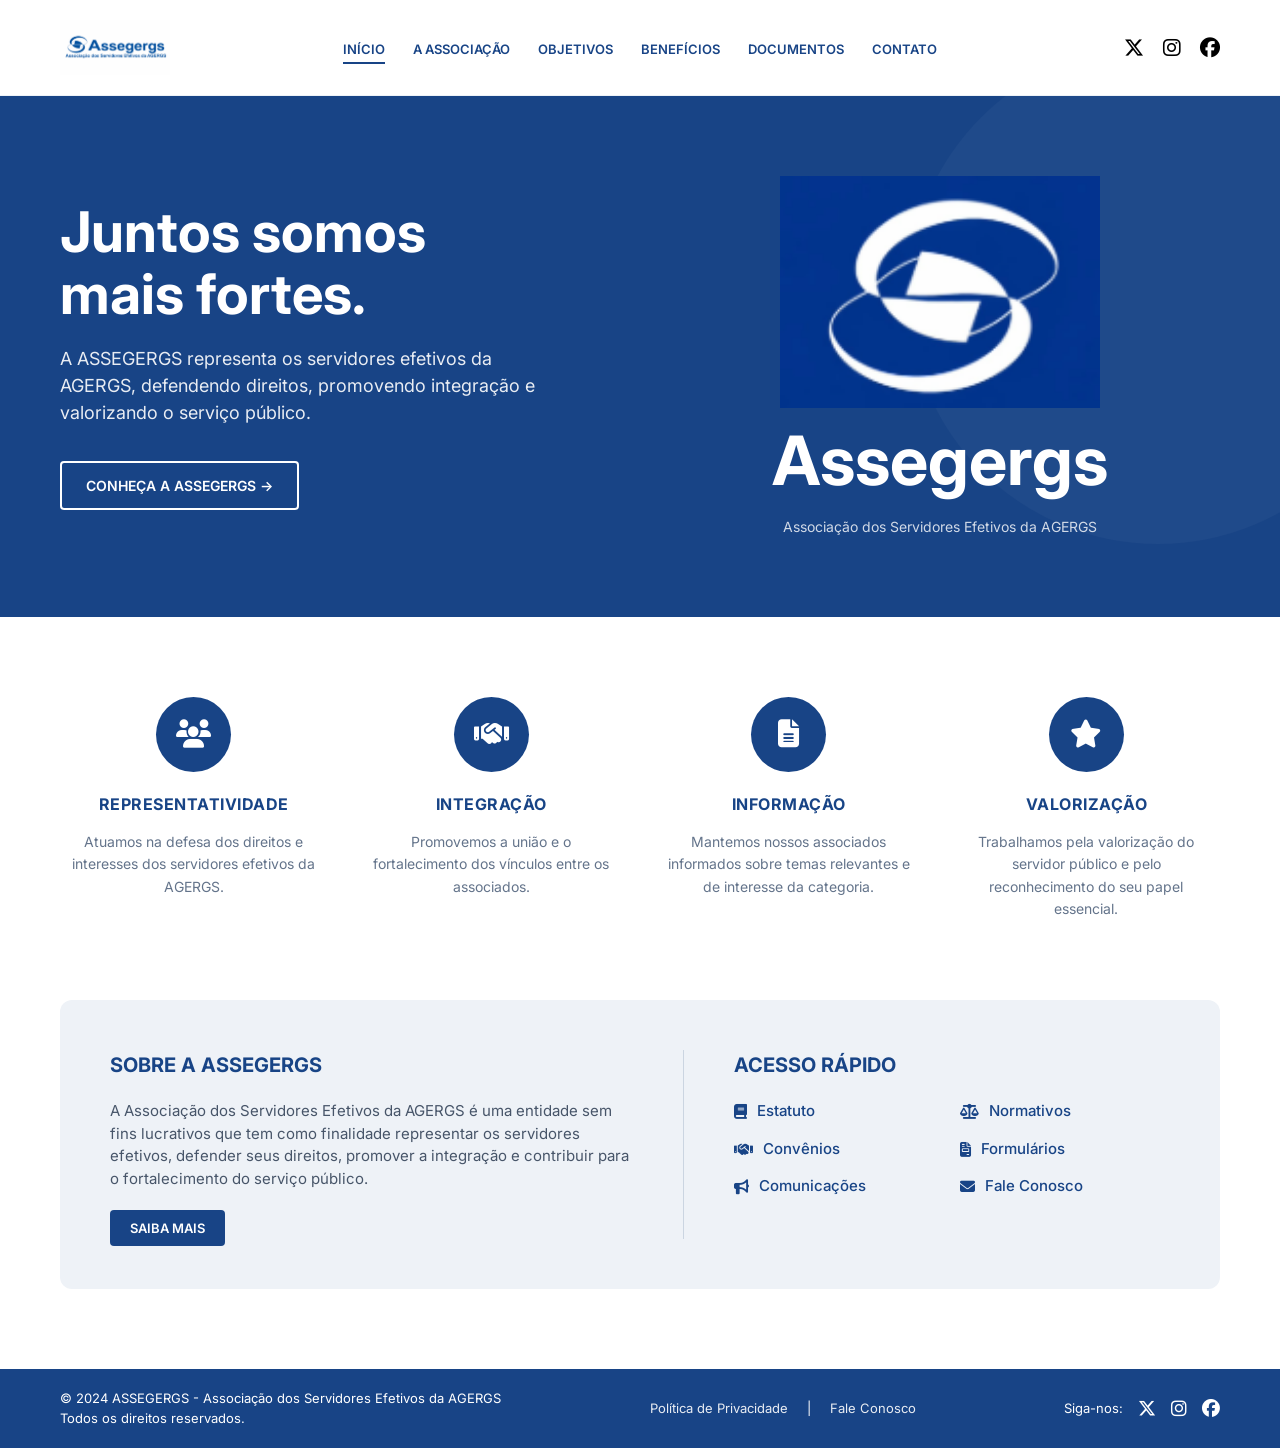
<file: index.html>
<!DOCTYPE html>
<html lang="pt-BR">
<head>
  <meta charset="UTF-8">
  <title>ASSEGERGS - Associação dos Servidores</title>
  <meta name="viewport" content="width=device-width, initial-scale=1.0">
  <link href="https://fonts.googleapis.com/css2?family=Inter:wght@300;400;600;700&display=swap" rel="stylesheet">
  <link rel="stylesheet" href="https://cdnjs.cloudflare.com/ajax/libs/font-awesome/6.5.0/css/all.min.css">

  <style>
    :root {
      /* Azul sólido extraído da imagem para um encaixe perfeito */
      --azul-primario: #184486; 
      --cinza-fundo: #f8fafc;
      --cinza-card: #eef2f7;
      --texto-escuro: #334155;
    }

    * { margin: 0; padding: 0; box-sizing: border-box; }

    body {
      font-family: 'Inter', sans-serif;
      background: #ffffff;
      color: var(--texto-escuro);
      line-height: 1.5;
    }

    .container {
      max-width: 1200px;
      margin: 0 auto;
      padding: 0 20px;
    }

    /* HEADER */
    header {
      padding: 20px 0;
      border-bottom: 1px solid #edf2f7;
    }

    .header-content {
      display: flex;
      justify-content: space-between;
      align-items: center;
    }

    .logo-header { height: 55px; }

    nav a {
      margin: 0 12px;
      text-decoration: none;
      color: var(--azul-primario);
      font-weight: 600;
      font-size: 13px;
      text-transform: uppercase;
    }

    .nav-active { border-bottom: 2px solid var(--azul-primario); padding-bottom: 5px; }

    .header-social a {
      margin-left: 15px;
      color: #000;
      font-size: 20px;
      transition: opacity 0.2s;
    }
    
    .header-social a:hover { opacity: 0.7; }

    /* HERO */
    .hero {
      background: var(--azul-primario);
      color: white;
      padding: 80px 0;
      position: relative;
      overflow: hidden;
    }

    /* Detalhe estético de círculo no fundo */
    .hero::after {
        content: "";
        position: absolute;
        right: -10%; top: -10%;
        width: 500px; height: 500px;
        background: rgba(255,255,255,0.03);
        border-radius: 50%;
    }

    .hero-content {
      display: grid;
      grid-template-columns: 1fr 1fr;
      align-items: center;
      gap: 40px;
      position: relative;
      z-index: 2;
    }

    .hero-text h1 {
      font-size: 56px;
      line-height: 1.1;
      margin-bottom: 20px;
      font-weight: 700;
    }

    .hero-text p {
      font-size: 18px;
      margin-bottom: 35px;
      opacity: 0.9;
      max-width: 480px;
    }

    .btn-hero {
      display: inline-block;
      border: 2px solid white;
      padding: 12px 24px;
      color: white;
      text-decoration: none;
      font-weight: 600;
      border-radius: 4px;
      text-transform: uppercase;
      font-size: 14px;
      transition: background 0.3s;
    }

    .btn-hero:hover { background: rgba(255,255,255,0.1); }

    .hero-right { text-align: center; }

    /* Estilo para integrar a imagem com fundo azul */
    .hero-logo-white {
      width: 320px; 
      height: auto;
      margin-bottom: 5px;
      display: inline-block;
      /* Remove qualquer borda ou sombra residual */
      border: none;
      outline: none;
    }

    .hero-right h2 {
        font-size: 68px;
        font-weight: 700;
        margin-top: -10px;
    }

    .hero-right span {
        font-size: 14px;
        opacity: 0.8;
        display: block;
        margin-top: 5px;
    }

    /* GRID DE CARDS */
    .features { padding: 80px 0; }
    .features-grid {
      display: grid;
      grid-template-columns: repeat(4, 1fr);
      gap: 30px;
    }

    .card { text-align: center; }
    .card i {
      width: 75px; height: 75px;
      background: var(--azul-primario);
      color: white;
      border-radius: 50%;
      display: flex;
      align-items: center;
      justify-content: center;
      margin: 0 auto 20px;
      font-size: 28px;
    }

    .card h3 {
      color: var(--azul-primario);
      font-size: 16px;
      margin-bottom: 15px;
      text-transform: uppercase;
      letter-spacing: 0.5px;
    }

    .card p { font-size: 14px; color: #64748b; line-height: 1.6; padding: 0 10px;}

    /* SEÇÃO SOBRE (BOX CINZA) */
    .about-box {
      background: var(--cinza-card);
      border-radius: 12px;
      padding: 50px;
      display: grid;
      grid-template-columns: 1.2fr 1px 1fr;
      gap: 50px;
      margin-bottom: 80px;
    }

    .line-divider { background: #cbd5e1; width: 1px; height: 100%; }

    .about-box h2 {
      color: var(--azul-primario);
      font-size: 20px;
      margin-bottom: 20px;
      text-transform: uppercase;
    }

    .about-box p { font-size: 15px; color: #475569; margin-bottom: 25px; }

    .btn-sm {
      background: var(--azul-primario);
      color: white;
      padding: 10px 20px;
      text-decoration: none;
      border-radius: 4px;
      font-size: 13px;
      font-weight: 600;
    }

    .quick-links-grid {
      display: grid;
      grid-template-columns: 1fr 1fr;
      gap: 15px;
    }

    .quick-links-grid a {
      text-decoration: none;
      color: var(--azul-primario);
      font-weight: 500;
      font-size: 15px;
      display: flex;
      align-items: center;
      gap: 10px;
    }

    /* FOOTER */
    footer {
      background: var(--azul-primario);
      color: white;
      padding: 20px 0;
      font-size: 13px;
    }

    .footer-content {
      display: flex;
      justify-content: space-between;
      align-items: center;
    }

    .footer-links a {
      color: white;
      text-decoration: none;
      margin: 0 15px;
      opacity: 0.9;
    }

    .footer-social-icons {
        display: flex;
        align-items: center;
        gap: 15px;
    }

    .footer-social-icons a { color: white; font-size: 18px; }

    @media (max-width: 992px) {
      .hero-content, .features-grid, .about-box { grid-template-columns: 1fr; }
      .line-divider { display: none; }
      .hero-text { text-align: center; }
      .hero-text p { margin: 20px auto; }
      .hero-logo-white { width: 250px; }
      .hero-right h2 { font-size: 48px; }
    }
  </style>
</head>
<body>

<header>
  <div class="container header-content">
    <img src="logo.png" class="logo-header" alt="ASSEGERGS">
    <nav>
      <a href="#" class="nav-active">Início</a>
      <a href="associacao.html">A Associação</a>
      <a href="#">Objetivos</a>
      <a href="#">Benefícios</a>
      <a href="#">Documentos</a>
      <a href="#">Contato</a>
    </nav>
    <div class="header-social">
      <a href="https://x.com/assegergs" target="_blank"><i class="fab fa-x-twitter"></i></a>
      <a href="https://www.instagram.com/assegergsrs/" target="_blank"><i class="fab fa-instagram"></i></a>
      <a href="https://www.facebook.com/asegergs/" target="_blank"><i class="fab fa-facebook"></i></a>
    </div>
  </div>
</header>

<section class="hero">
  <div class="container hero-content">
    <div class="hero-text">
      <h1>Juntos somos<br>mais fortes.</h1>
      <p>A ASSEGERGS representa os servidores efetivos da AGERGS, defendendo direitos, promovendo integração e valorizando o serviço público.</p>
      <a href="associacao.html" class="btn-hero">Conheça a ASSEGERGS →</a>
    </div>
    <div class="hero-right">
      <img src="logo-fundo-azul.png" alt="Logo Assegergs" class="hero-logo-white">
      <h2>Assegergs</h2>
      <span>Associação dos Servidores Efetivos da AGERGS</span>
    </div>
  </div>
</section>

<section class="features">
  <div class="container features-grid">
    <div class="card">
      <i class="fas fa-users"></i>
      <h3>Representatividade</h3>
      <p>Atuamos na defesa dos direitos e interesses dos servidores efetivos da AGERGS.</p>
    </div>
    <div class="card">
      <i class="fas fa-handshake"></i>
      <h3>Integração</h3>
      <p>Promovemos a união e o fortalecimento dos vínculos entre os associados.</p>
    </div>
    <div class="card">
      <i class="fas fa-file-alt"></i>
      <h3>Informação</h3>
      <p>Mantemos nossos associados informados sobre temas relevantes e de interesse da categoria.</p>
    </div>
    <div class="card">
      <i class="fas fa-star"></i>
      <h3>Valorização</h3>
      <p>Trabalhamos pela valorização do servidor público e pelo reconhecimento do seu papel essencial.</p>
    </div>
  </div>
</section>

<section class="container">
  <div class="about-box">
    <div>
      <h2>Sobre a ASSEGERGS</h2>
      <p>A Associação dos Servidores Efetivos da AGERGS é uma entidade sem fins lucrativos que tem como finalidade representar os servidores efetivos, defender seus direitos, promover a integração e contribuir para o fortalecimento do serviço público.</p>
      <a href="#" class="btn-sm">SAIBA MAIS</a>
    </div>
    
    <div class="line-divider"></div>

    <div>
      <h2>Acesso Rápido</h2>
      <div class="quick-links-grid">
        <a href="#"><i class="fas fa-book"></i> Estatuto</a>
        <a href="#"><i class="fas fa-balance-scale"></i> Normativos</a>
        <a href="#"><i class="fas fa-handshake"></i> Convênios</a>
        <a href="#"><i class="fas fa-file-invoice"></i> Formulários</a>
        <a href="#"><i class="fas fa-bullhorn"></i> Comunicações</a>
        <a href="#"><i class="fas fa-envelope"></i> Fale Conosco</a>
      </div>
    </div>
  </div>
</section>

<footer>
  <div class="container footer-content">
    <div>
      © 2024 ASSEGERGS - Associação dos Servidores Efetivos da AGERGS<br>
      Todos os direitos reservados.
    </div>
    <div class="footer-links">
      <a href="#">Política de Privacidade</a> | <a href="#">Fale Conosco</a>
    </div>
    <div class="footer-social-icons">
      <span>Siga-nos:</span>
      <a href="https://x.com/assegergs" target="_blank"><i class="fab fa-x-twitter"></i></a>
      <a href="https://www.instagram.com/assegergsrs/" target="_blank"><i class="fab fa-instagram"></i></a>
      <a href="https://www.facebook.com/asegergs/" target="_blank"><i class="fab fa-facebook"></i></a>
    </div>
  </div>
</footer>

</body>
</html>
</file>
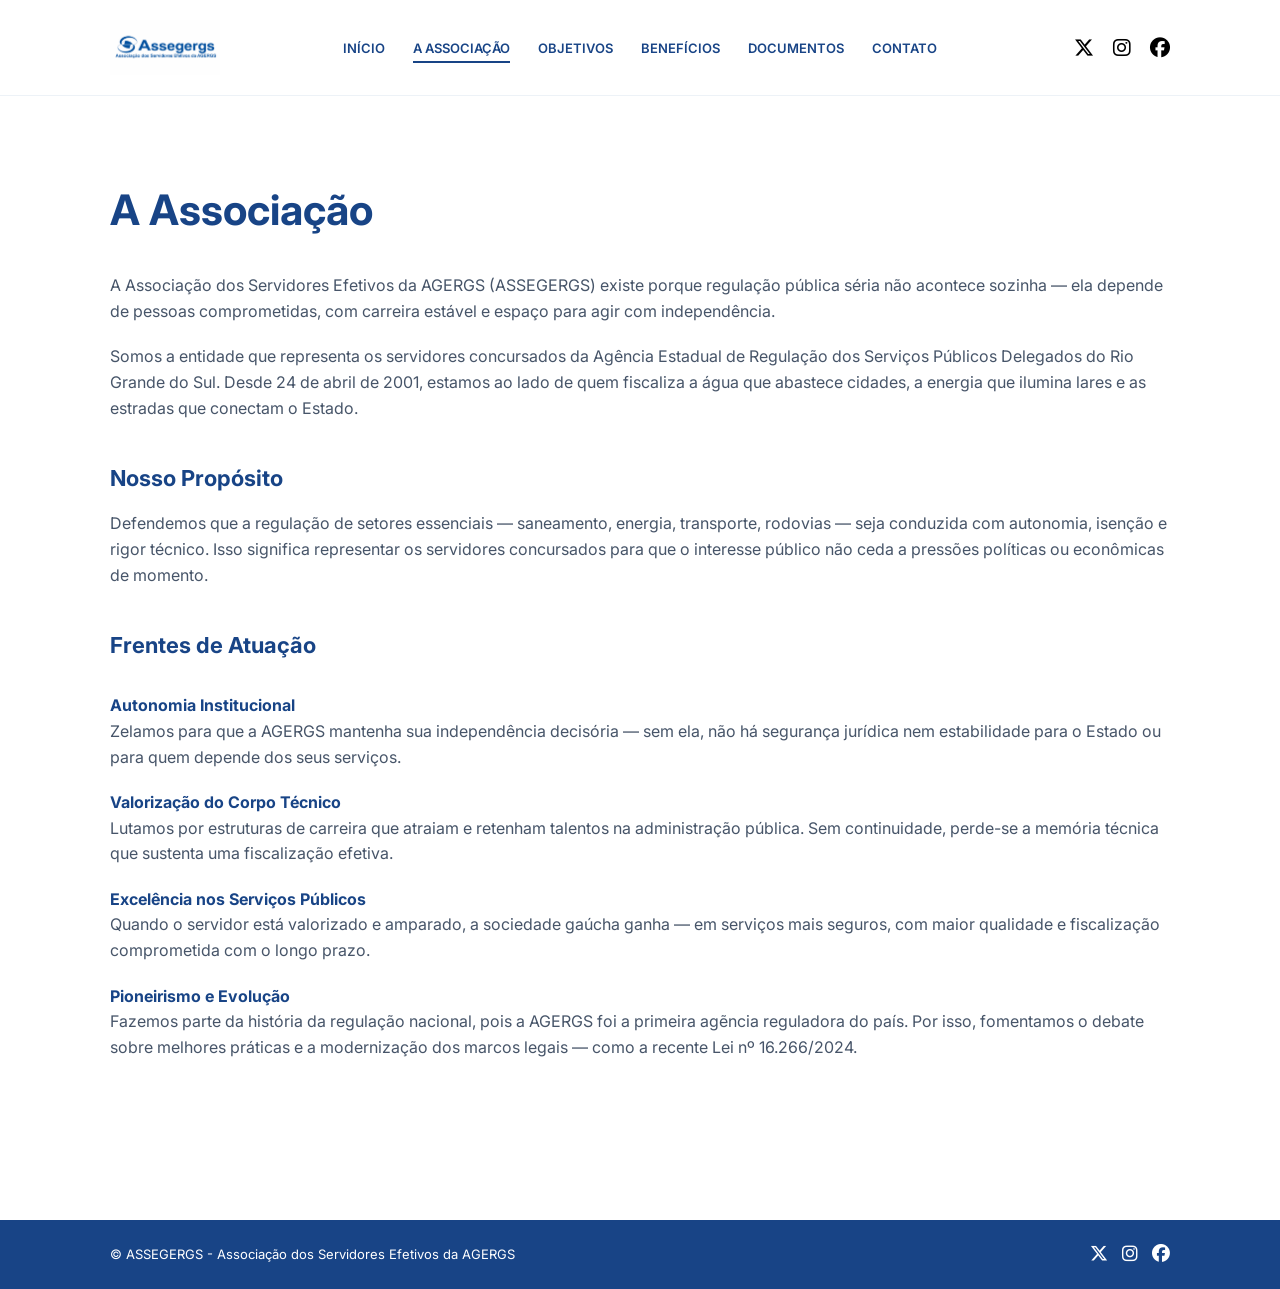
<file: associacao.html>
<!DOCTYPE html>
<html lang="pt-BR">
<head>
  <meta charset="UTF-8">
  <title>A Associação - ASSEGERGS</title>
  <meta name="viewport" content="width=device-width, initial-scale=1.0">

  <!-- Fonte -->
  <link href="https://fonts.googleapis.com/css2?family=Inter:wght@300;400;600;700&display=swap" rel="stylesheet">

  <!-- Ícones -->
  <link rel="stylesheet" href="https://cdnjs.cloudflare.com/ajax/libs/font-awesome/6.5.0/css/all.min.css">

  <!-- CSS externo -->
  <link rel="stylesheet" href="style.css">
</head>

<body>

<header>
  <div class="container header-content">
    <img src="logo.png" class="logo-header">

    <nav>
      <a href="index.html">Início</a>
      <a href="associacao.html" class="nav-active">A Associação</a>
      <a href="#">Objetivos</a>
      <a href="#">Benefícios</a>
      <a href="#">Documentos</a>
      <a href="#">Contato</a>
    </nav>

    <div class="header-social">
      <a href="#"><i class="fab fa-x-twitter"></i></a>
      <a href="#"><i class="fab fa-instagram"></i></a>
      <a href="#"><i class="fab fa-facebook"></i></a>
    </div>
  </div>
</header>

<section class="page">
  <div class="container">

    <h1>A Associação</h1>

    <p>
      A Associação dos Servidores Efetivos da AGERGS (ASSEGERGS) existe porque regulação pública séria não acontece sozinha — ela depende de pessoas comprometidas, com carreira estável e espaço para agir com independência.
    </p>

    <p>
      Somos a entidade que representa os servidores concursados da Agência Estadual de Regulação dos Serviços Públicos Delegados do Rio Grande do Sul. Desde 24 de abril de 2001, estamos ao lado de quem fiscaliza a água que abastece cidades, a energia que ilumina lares e as estradas que conectam o Estado.
    </p>

    <h2>Nosso Propósito</h2>

    <p>
      Defendemos que a regulação de setores essenciais — saneamento, energia, transporte, rodovias — seja conduzida com autonomia, isenção e rigor técnico. Isso significa representar os servidores concursados para que o interesse público não ceda a pressões políticas ou econômicas de momento.
    </p>

    <h2>Frentes de Atuação</h2>

    <div class="section-block">

      <strong>Autonomia Institucional</strong>
      <p>
        Zelamos para que a AGERGS mantenha sua independência decisória — sem ela, não há segurança jurídica nem estabilidade para o Estado ou para quem depende dos seus serviços.
      </p>

      <strong>Valorização do Corpo Técnico</strong>
      <p>
        Lutamos por estruturas de carreira que atraiam e retenham talentos na administração pública. Sem continuidade, perde-se a memória técnica que sustenta uma fiscalização efetiva.
      </p>

      <strong>Excelência nos Serviços Públicos</strong>
      <p>
        Quando o servidor está valorizado e amparado, a sociedade gaúcha ganha — em serviços mais seguros, com maior qualidade e fiscalização comprometida com o longo prazo.
      </p>

      <strong>Pioneirismo e Evolução</strong>
      <p>
        Fazemos parte da história da regulação nacional, pois a AGERGS foi a primeira agẽncia reguladora do país. Por isso, fomentamos o debate sobre melhores práticas e a modernização dos marcos legais — como a recente Lei nº 16.266/2024.
      </p>

    </div>

  </div>
</section>

<footer>
  <div class="container footer-content">
    <div>
      © ASSEGERGS - Associação dos Servidores Efetivos da AGERGS
    </div>

    <div class="footer-social-icons">
      <a href="#"><i class="fab fa-x-twitter"></i></a>
      <a href="#"><i class="fab fa-instagram"></i></a>
      <a href="#"><i class="fab fa-facebook"></i></a>
    </div>
  </div>
</footer>

</body>
</html>
</file>
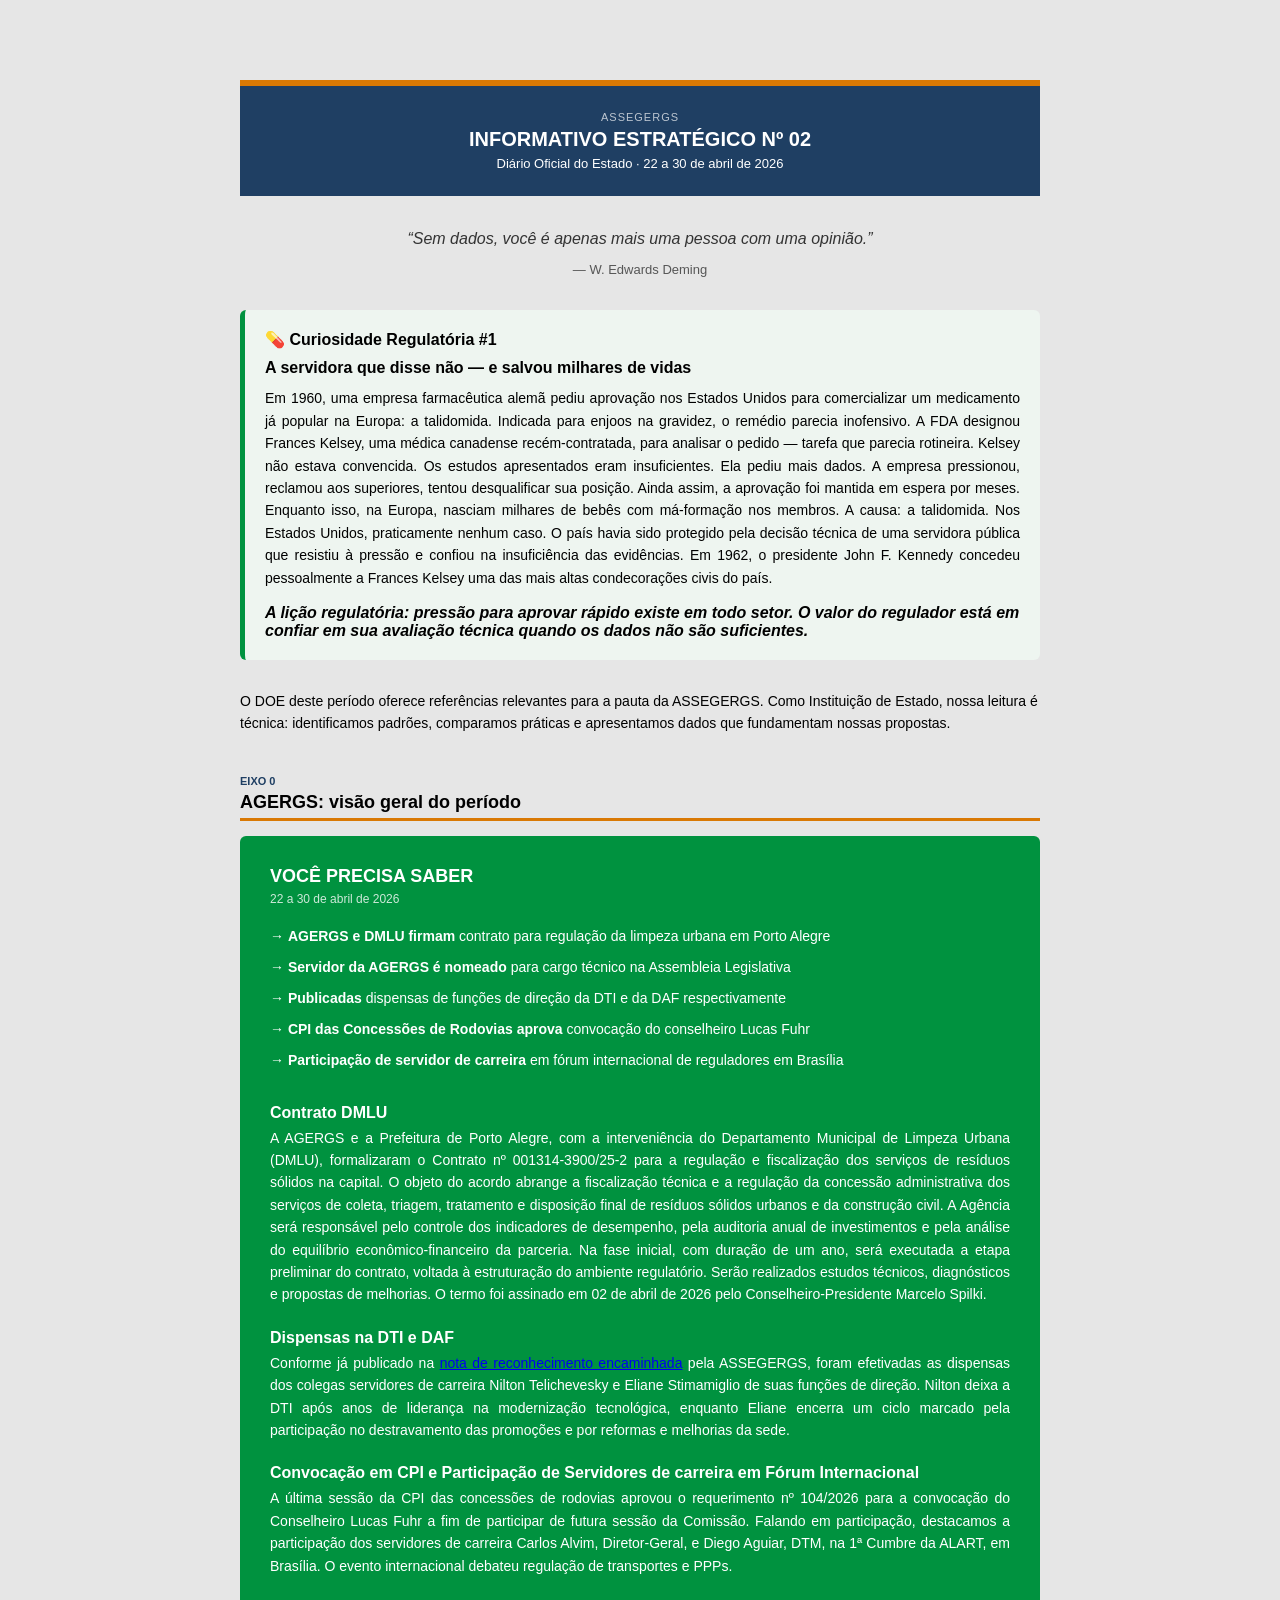
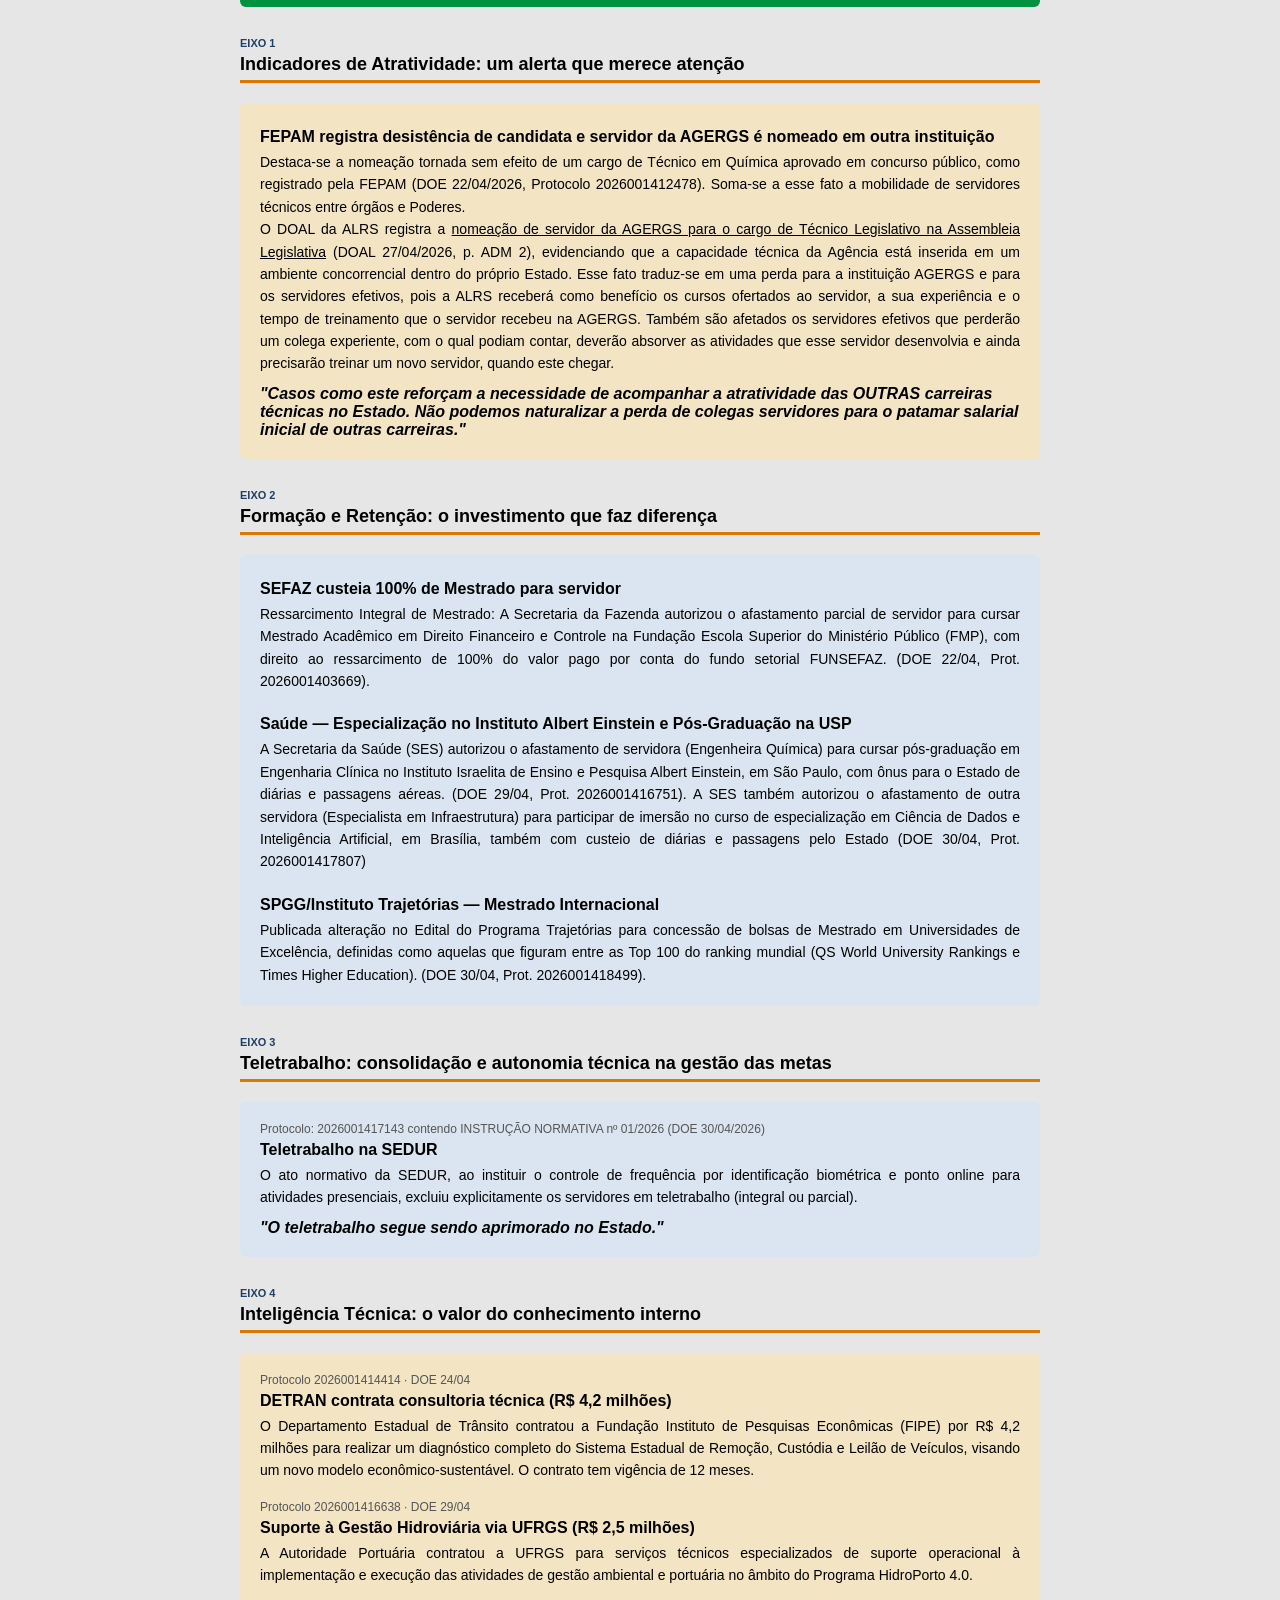
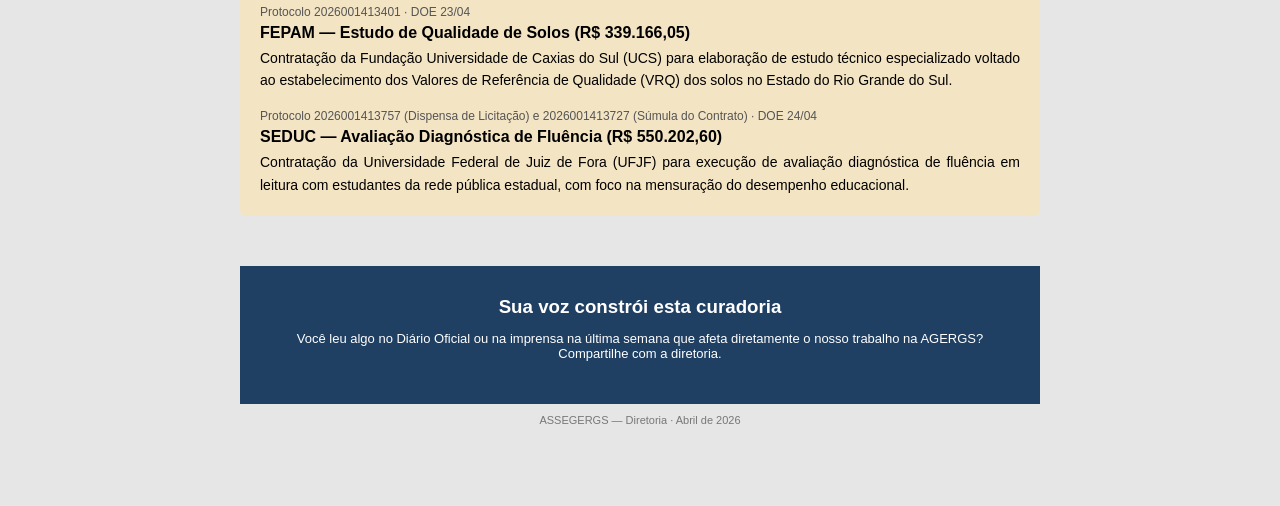
<file: Informativo_Assegergs.html>
<!DOCTYPE html>
<html lang="pt-br">
<head>
<meta charset="UTF-8">
<meta name="viewport" content="width=device-width, initial-scale=1.0">
<style>
body {
    margin: 0;
    background: #e6e6e6;
    font-family: "Segoe UI", Arial, sans-serif;
}

/* PÁGINA */
.page {
    max-width: 800px;
    margin: 40px auto;
    padding: 40px 50px;
}

@media (max-width: 768px) {
    
    .page {
        margin: 0;
        padding: 20px;
    }

    .header {
        padding: 20px;
    }

    .header .title {
        font-size: 16px;
    }

    .header .subtitle {
        font-size: 12px;
    }

    .frase-abertura {
        font-size: 14px;
        margin: 20px 10px;
    }

    .texto {
        font-size: 15px;
    }

    .eixo-titulo {
        font-size: 16px;
    }

    .highlight-item {
        flex-direction: column;
        align-items: flex-start;
    }

    .highlight-ref {
        margin-top: 5px;
    }
}

/* HEADER */
.header {
    background: #1f3f63;
    color: white;
    text-align: center;
    padding: 25px;
    border-top: 6px solid #d97904;
    margin-bottom: 30px;
}

.header .small {
    font-size: 11px;
    opacity: 0.7;
    letter-spacing: 1px;
}

.header .title {
    font-size: 20px;
    font-weight: bold;
    margin: 5px 0;
}

.header .subtitle {
    font-size: 13px;
}

/* INTRO */
.intro {
    font-size: 14px;
    line-height: 1.6;
    margin-bottom: 30px;
}

/* EIXOS */
.eixo {
    margin-top: 30px;
}

.eixo-numero {
    font-size: 11px;
    color: #1f3f63;
    font-weight: bold;
}

.eixo-titulo {
    font-size: 18px;
    font-weight: bold;
    margin: 5px 0;
}

.linha {
    height: 3px;
    background: #d97904;
    margin-bottom: 15px;
}

/* CARDS */
.card {
    padding: 20px;
    border-radius: 6px;
    margin: 20px 0;
}

.amarelo {
    background: #f3e4c3;
}

.azul {
    background: #dbe5f1;
}

.protocolo {
    font-size: 12px;
    color: #555;
}

.orgao {
    font-weight: bold;
    margin: 5px 0;
}

.texto {
    font-size: 14px;
    line-height: 1.6;
    text-align: justify;
    text-justify: inter-word;
    hyphens: auto;
}

.quote {
    margin-top: 10px;
    font-style: italic;
    font-weight: bold;
}

/* FOOTER BOX */
.footer-box {
    background: #1f3f63;
    color: white;
    text-align: center;
    padding: 30px;
    margin-top: 50px;
}

.footer-box h3 {
    margin: 0 0 10px 0;
}

.footer-box p {
    font-size: 13px;
}

/* RODAPÉ */
.footer {
    text-align: center;
    font-size: 11px;
    color: #777;
    margin-top: 10px;
}

.eixo-agergs {
    margin-top: 40px;
}

.eixo-agergs-box {
    background: #00923F;
    color: white;
    padding: 30px;
    border-radius: 6px;
    text-align: justify;
}

.eixo-agergs-titulo {
    font-size: 18px;
    font-weight: bold;
    margin-bottom: 5px;
}

.eixo-agergs-sub {
    font-size: 12px;
    opacity: 0.8;
    margin-bottom: 20px;
}

/* highlights */
.highlight-item {
    display: flex;
    justify-content: space-between;
    gap: 10px;
    margin: 10px 0;
    font-size: 14px;
    line-height: 1.5;
}

.highlight-main {
    flex: 1;
    text-align: justify;
}

.highlight-ref {
    white-space: nowrap;
    opacity: 0.9;
}

.highlight-item b {
    font-weight: bold;
}

.highlight-item span {
    opacity: 0.9;
}
.frase-abertura {
    text-align: center;
    font-style: italic;
    font-size: 16px;
    color: #333;
    line-height: 1.6;
    max-width: 600px;
    margin: 25px auto 30px auto;
}

.frase-abertura span {
    display: block;
    margin-top: 8px;
    font-size: 13px;
    font-style: normal;
    opacity: 0.8;
}

.curiosidade {
    background: #eef5f0;
    border-left: 5px solid #00923F;
    padding: 20px;
    border-radius: 6px;
    margin: 30px 0;
}

.curiosidade-titulo {
    font-weight: bold;
    font-size: 16px;
    margin-bottom: 10px;
}

.curiosidade-sub {
    font-weight: bold;
    margin-bottom: 10px;
}

.curiosidade-texto {
    font-size: 14px;
    line-height: 1.6;
    text-align: justify;
}

.curiosidade-licao {
    margin-top: 15px;
    font-style: italic;
    font-weight: bold;
}
</style>

</head>

<body>

<div class="page">

<div class="header">
    <div class="small">ASSEGERGS</div>
    <div class="title">INFORMATIVO ESTRATÉGICO Nº 02</div>
    <div class="subtitle">Diário Oficial do Estado · 22 a 30 de abril de 2026</div>
</div>
<div class="frase-abertura">
    “Sem dados, você é apenas mais uma pessoa com uma opinião.”
    <span>— W. Edwards Deming</span>
</div>

<div class="curiosidade">

    <div class="curiosidade-titulo">💊 Curiosidade Regulatória #1</div>

    <div class="curiosidade-sub">
        A servidora que disse não — e salvou milhares de vidas
    </div>

    <div class="curiosidade-texto">
        Em 1960, uma empresa farmacêutica alemã pediu aprovação nos Estados Unidos para comercializar um medicamento já popular na Europa: a talidomida. Indicada para enjoos na gravidez, o remédio parecia inofensivo.

        A FDA designou Frances Kelsey, uma médica canadense recém-contratada, para analisar o pedido — tarefa que parecia rotineira.

        Kelsey não estava convencida. Os estudos apresentados eram insuficientes. Ela pediu mais dados. A empresa pressionou, reclamou aos superiores, tentou desqualificar sua posição. Ainda assim, a aprovação foi mantida em espera por meses.

        Enquanto isso, na Europa, nasciam milhares de bebês com má-formação nos membros. A causa: a talidomida.

        Nos Estados Unidos, praticamente nenhum caso. O país havia sido protegido pela decisão técnica de uma servidora pública que resistiu à pressão e confiou na insuficiência das evidências.

        Em 1962, o presidente John F. Kennedy concedeu pessoalmente a Frances Kelsey uma das mais altas condecorações civis do país.
    </div>

    <div class="curiosidade-licao">
        A lição regulatória: pressão para aprovar rápido existe em todo setor. O valor do regulador está em confiar em sua avaliação técnica quando os dados não são suficientes.
    </div>

</div>


<div class="intro">
    O DOE deste período oferece referências relevantes para a pauta da ASSEGERGS.
    Como Instituição de Estado, nossa leitura é técnica: identificamos padrões,
    comparamos práticas e apresentamos dados que fundamentam nossas propostas.
</div>

<!--EIXO AGERGS-->


<div class="eixo eixo-agergs">

    <div class="eixo-numero">EIXO 0</div>
    <div class="eixo-titulo">AGERGS: visão geral do período</div>
    <div class="linha"></div>

    <div class="eixo-agergs-box">

        <div class="eixo-agergs-titulo">VOCÊ PRECISA SABER</div>
        <div class="eixo-agergs-sub">22 a 30 de abril de 2026</div>

        <div class="highlight-item">
            <div class="highlight-main">
                → <b>AGERGS e DMLU firmam</b> contrato para regulação da limpeza urbana em Porto Alegre
            </div>
        </div>
        <div class="highlight-item">
            <div class="highlight-main">
                → <b>Servidor da AGERGS é nomeado</b> para cargo técnico na Assembleia Legislativa
            </div>
        </div>
        <div class="highlight-item">
            <div class="highlight-main">
                → <b>Publicadas</b> dispensas de funções de direção da DTI e da DAF respectivamente
            </div>
        </div>
        <div class="highlight-item">
            <div class="highlight-main">
                → <b>CPI das Concessões de Rodovias aprova</b> convocação do conselheiro Lucas Fuhr
            </div>
        </div>     

        <div class="highlight-item">
            <div class="highlight-main">
                → <b>Participação de servidor de carreira</b> em fórum internacional de reguladores em Brasília
            </div>
        </div>
        
        <br>

        <div class="orgao">Contrato DMLU</div>

        <div class="texto">
            A AGERGS e a Prefeitura de Porto Alegre, com a interveniência do Departamento Municipal de Limpeza Urbana (DMLU), 
            formalizaram o Contrato nº 001314-3900/25-2 para a regulação e fiscalização dos serviços de resíduos sólidos na capital.
            O objeto do acordo abrange a fiscalização técnica e a regulação da concessão administrativa dos serviços de coleta, triagem, tratamento e disposição final de resíduos sólidos urbanos e da construção civil. 
            A Agência será responsável pelo controle dos indicadores de desempenho, pela auditoria anual de investimentos e pela análise do equilíbrio econômico-financeiro da parceria.
            Na fase inicial, com duração de um ano, será executada a etapa preliminar do contrato, voltada à estruturação do ambiente regulatório. Serão realizados estudos técnicos, diagnósticos e propostas de melhorias.
            O termo foi assinado em 02 de abril de 2026 pelo Conselheiro-Presidente Marcelo Spilki.
        </div>
        <br>
        <div class="orgao">Dispensas na DTI e DAF</div>

        <div class="texto">
            Conforme já publicado na <a href="./20260430 - Nota Reconhecimento Nilton, Eliane e Mesquita.pdf" target="_blank">nota de reconhecimento encaminhada</a> pela ASSEGERGS, 
            foram efetivadas as dispensas dos colegas servidores de carreira Nilton Telichevesky e Eliane Stimamiglio de suas funções de direção. 
            Nilton deixa a DTI após anos de liderança na modernização tecnológica, 
            enquanto Eliane encerra um ciclo marcado pela participação no destravamento das promoções e por reformas e melhorias da sede.
        </div>
        <br>
        <div class="orgao">Convocação em CPI e Participação de Servidores de carreira em Fórum Internacional</div>

        <div class="texto">
            A última sessão da CPI das concessões de rodovias aprovou o requerimento nº 104/2026 para a convocação do Conselheiro Lucas Fuhr a fim de participar de futura sessão da Comissão. Falando em participação, destacamos
            a participação dos servidores de carreira Carlos Alvim, Diretor-Geral, e Diego Aguiar, DTM, na 1ª Cumbre da ALART, em Brasília. O evento internacional debateu regulação de transportes e PPPs.
        </div>

    </div>
    

</div>




<!-- EIXO 1 -->
<div class="eixo">
    <div class="eixo-numero">EIXO 1</div>
    <div class="eixo-titulo">Indicadores de Atratividade: um alerta que merece atenção</div>
    <div class="linha"></div>

    <div class="card amarelo">
        
        <div class="orgao">FEPAM registra desistência de candidata e servidor da AGERGS é nomeado em outra instituição</div>

        <div class="texto">
            Destaca-se a nomeação tornada sem efeito de um cargo de Técnico em Química aprovado em concurso público, 
            como registrado pela FEPAM (DOE 22/04/2026, Protocolo 2026001412478). 
            Soma-se a esse fato a mobilidade de servidores técnicos entre órgãos e Poderes. <br>
            O DOAL da ALRS registra a <u>nomeação de servidor da AGERGS para o cargo de Técnico Legislativo na Assembleia Legislativa</u> (DOAL 27/04/2026, p. ADM 2), 
            evidenciando que a capacidade técnica da Agência está inserida em um ambiente concorrencial dentro do próprio Estado.
            Esse fato traduz-se em uma perda para a instituição AGERGS e para os servidores efetivos, pois a ALRS receberá como benefício 
            os cursos ofertados ao servidor, a sua experiência e o tempo de treinamento que o servidor recebeu na AGERGS. 
            Também são afetados os servidores efetivos que perderão um colega experiente, com o qual podiam contar, 
            deverão absorver as atividades que esse servidor desenvolvia
            e ainda precisarão treinar um novo servidor,
            quando este chegar.
        </div>

        <div class="quote">
            "Casos como este reforçam a necessidade de acompanhar a atratividade das OUTRAS carreiras técnicas no Estado. Não podemos naturalizar a perda de
            colegas servidores para o patamar salarial inicial de outras carreiras."
        </div>
    </div>
</div>

<!-- EIXO 2 -->
<div class="eixo">
    <div class="eixo-numero">EIXO 2</div>
    <div class="eixo-titulo">Formação e Retenção: o investimento que faz diferença</div>
    <div class="linha"></div>

    <div class="card azul">
        
        <div class="orgao">SEFAZ custeia 100% de Mestrado para servidor</div>

        <div class="texto">
            Ressarcimento Integral de Mestrado: A Secretaria da Fazenda autorizou o afastamento parcial de servidor para cursar 
            Mestrado Acadêmico em Direito Financeiro e Controle na Fundação Escola Superior do Ministério Público (FMP), 
            com direito ao ressarcimento de 100% do valor pago por conta do fundo setorial FUNSEFAZ. (DOE 22/04, Prot. 2026001403669).
        </div>

        <br>
        <div class="orgao">Saúde — Especialização no Instituto Albert Einstein e Pós-Graduação na USP</div>

        <div class="texto">
            A Secretaria da Saúde (SES) autorizou o afastamento de servidora (Engenheira Química) para cursar pós-graduação em Engenharia Clínica no Instituto Israelita de Ensino e Pesquisa Albert Einstein, em São Paulo, com ônus para o Estado de diárias e passagens aéreas. (DOE 29/04, Prot. 2026001416751).
            A SES também autorizou o afastamento de outra servidora (Especialista em Infraestrutura) para participar de imersão no curso de especialização em Ciência de Dados e Inteligência Artificial, em Brasília, também com custeio de diárias e passagens pelo Estado (DOE 30/04, Prot. 2026001417807)
        </div>        
                <br>
        <div class="orgao">SPGG/Instituto Trajetórias — Mestrado Internacional</div>

        <div class="texto">            
        Publicada alteração no Edital do Programa Trajetórias para concessão de bolsas de Mestrado em Universidades de Excelência, definidas como aquelas que figuram entre as Top 100 do ranking mundial (QS World University Rankings e Times Higher Education). (DOE 30/04, Prot. 2026001418499).
        </div>     

        <!-- <div class="quote">
            "Investir na formação fortalece a capacidade institucional."
        </div> -->
    </div>
</div>

<!-- EIXO 3 -->
<div class="eixo">
    <div class="eixo-numero">EIXO 3</div>
    <div class="eixo-titulo">Teletrabalho: consolidação e autonomia técnica na gestão das metas</div>
    <div class="linha"></div>

    <div class="card azul">
        <div class="protocolo">Protocolo: 2026001417143 contendo INSTRUÇÃO NORMATIVA nº 01/2026 (DOE 30/04/2026)</div>
        <div class="orgao">Teletrabalho na SEDUR</div>

        <div class="texto">
           O ato normativo da SEDUR, ao instituir o controle de frequência por identificação biométrica e 
           ponto online para atividades presenciais, 
           excluiu explicitamente os servidores em teletrabalho (integral ou parcial). 
           
        </div>

        <div class="quote">
            "O teletrabalho segue sendo aprimorado no Estado."
        </div>
    </div>
</div>



<!-- EIXO 4 -->
<div class="eixo">
    <div class="eixo-numero">EIXO 4</div>
    <div class="eixo-titulo">Inteligência Técnica: o valor do conhecimento interno</div>
    <div class="linha"></div>

    <div class="card amarelo">
        <div class="protocolo">Protocolo 2026001414414 · DOE 24/04</div>
        <div class="orgao">DETRAN contrata consultoria técnica (R$ 4,2 milhões)</div>

        <div class="texto">
            O Departamento Estadual de Trânsito contratou a Fundação Instituto de Pesquisas Econômicas 
            (FIPE) por R$ 4,2 milhões 
            para realizar um diagnóstico 
            completo do Sistema Estadual de Remoção, Custódia e Leilão de Veículos, 
            visando um novo modelo econômico-sustentável. O contrato tem vigência de 12 meses.
        </div><br>
        <div class="protocolo">Protocolo 2026001416638 · DOE 29/04</div>
        <div class="orgao">Suporte à Gestão Hidroviária via UFRGS (R$ 2,5 milhões)</div>

        <div class="texto">
             A Autoridade Portuária contratou a UFRGS para serviços técnicos especializados de 
             suporte operacional à implementação e execução das atividades de gestão ambiental 
             e portuária no âmbito do Programa HidroPorto 4.0.
        </div><br>

        <div class="protocolo">Protocolo 2026001413401 · DOE 23/04</div>
        <div class="orgao">FEPAM — Estudo de Qualidade de Solos (R$ 339.166,05)</div>

        <div class="texto">
            Contratação da Fundação Universidade de Caxias do Sul (UCS) para elaboração de estudo 
            técnico especializado voltado ao estabelecimento dos Valores de Referência de Qualidade (VRQ) 
            dos solos no Estado do Rio Grande do Sul.
        </div><br>

        <div class="protocolo">Protocolo 2026001413757 (Dispensa de Licitação) e 2026001413727 (Súmula do Contrato) · DOE 24/04</div>
        <div class="orgao">SEDUC — Avaliação Diagnóstica de Fluência (R$ 550.202,60)</div>

        <div class="texto">
            Contratação da Universidade Federal de Juiz de Fora (UFJF) para execução de avaliação 
            diagnóstica de fluência em leitura com estudantes da rede pública estadual, 
            com foco na mensuração do desempenho educacional.
        </div>

    </div>
</div>

<!-- FOOTER -->
<div class="footer-box">
    <h3>Sua voz constrói esta curadoria</h3>
    <p>
        Você leu algo no Diário Oficial ou na imprensa na última semana que afeta diretamente 
        o nosso trabalho na AGERGS?
        Compartilhe com a diretoria.
    </p>
</div>

<div class="footer">
    ASSEGERGS — Diretoria · Abril de 2026
</div>

</div>

</body>
</html>
</file>
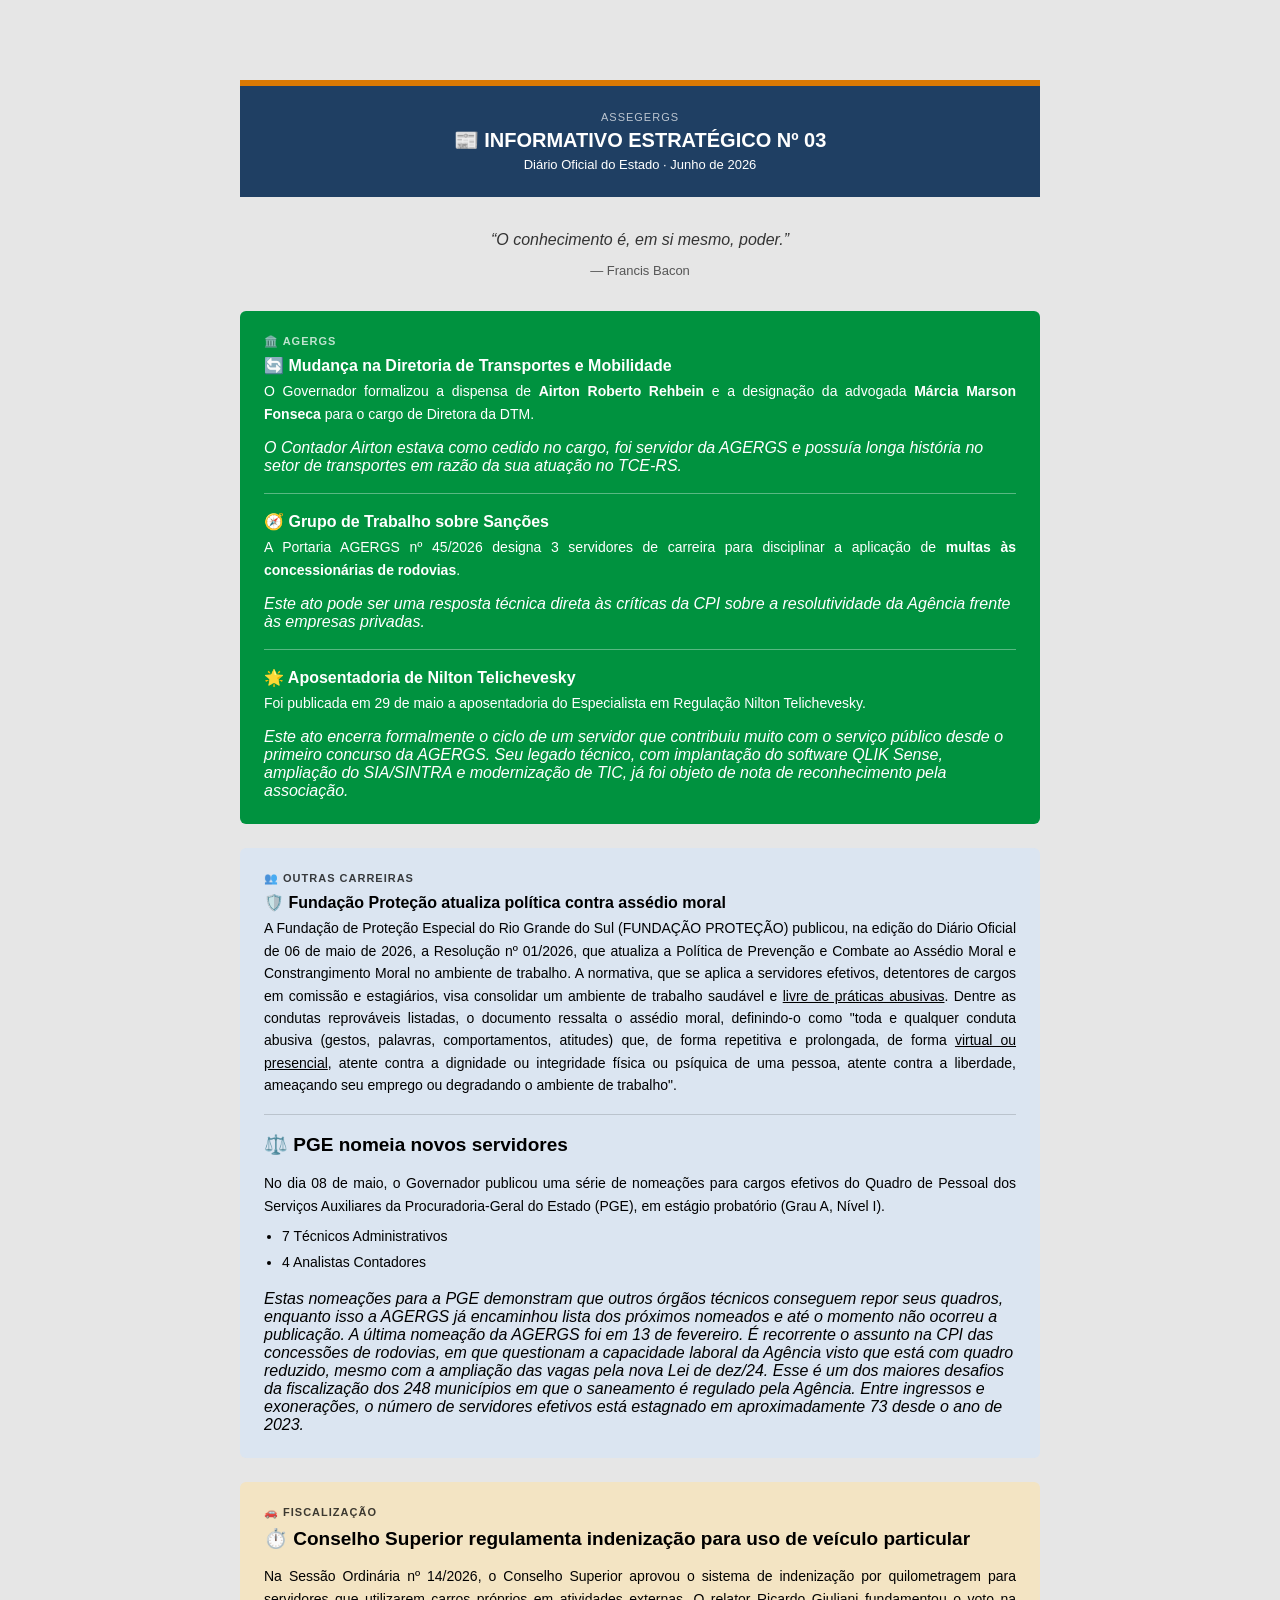
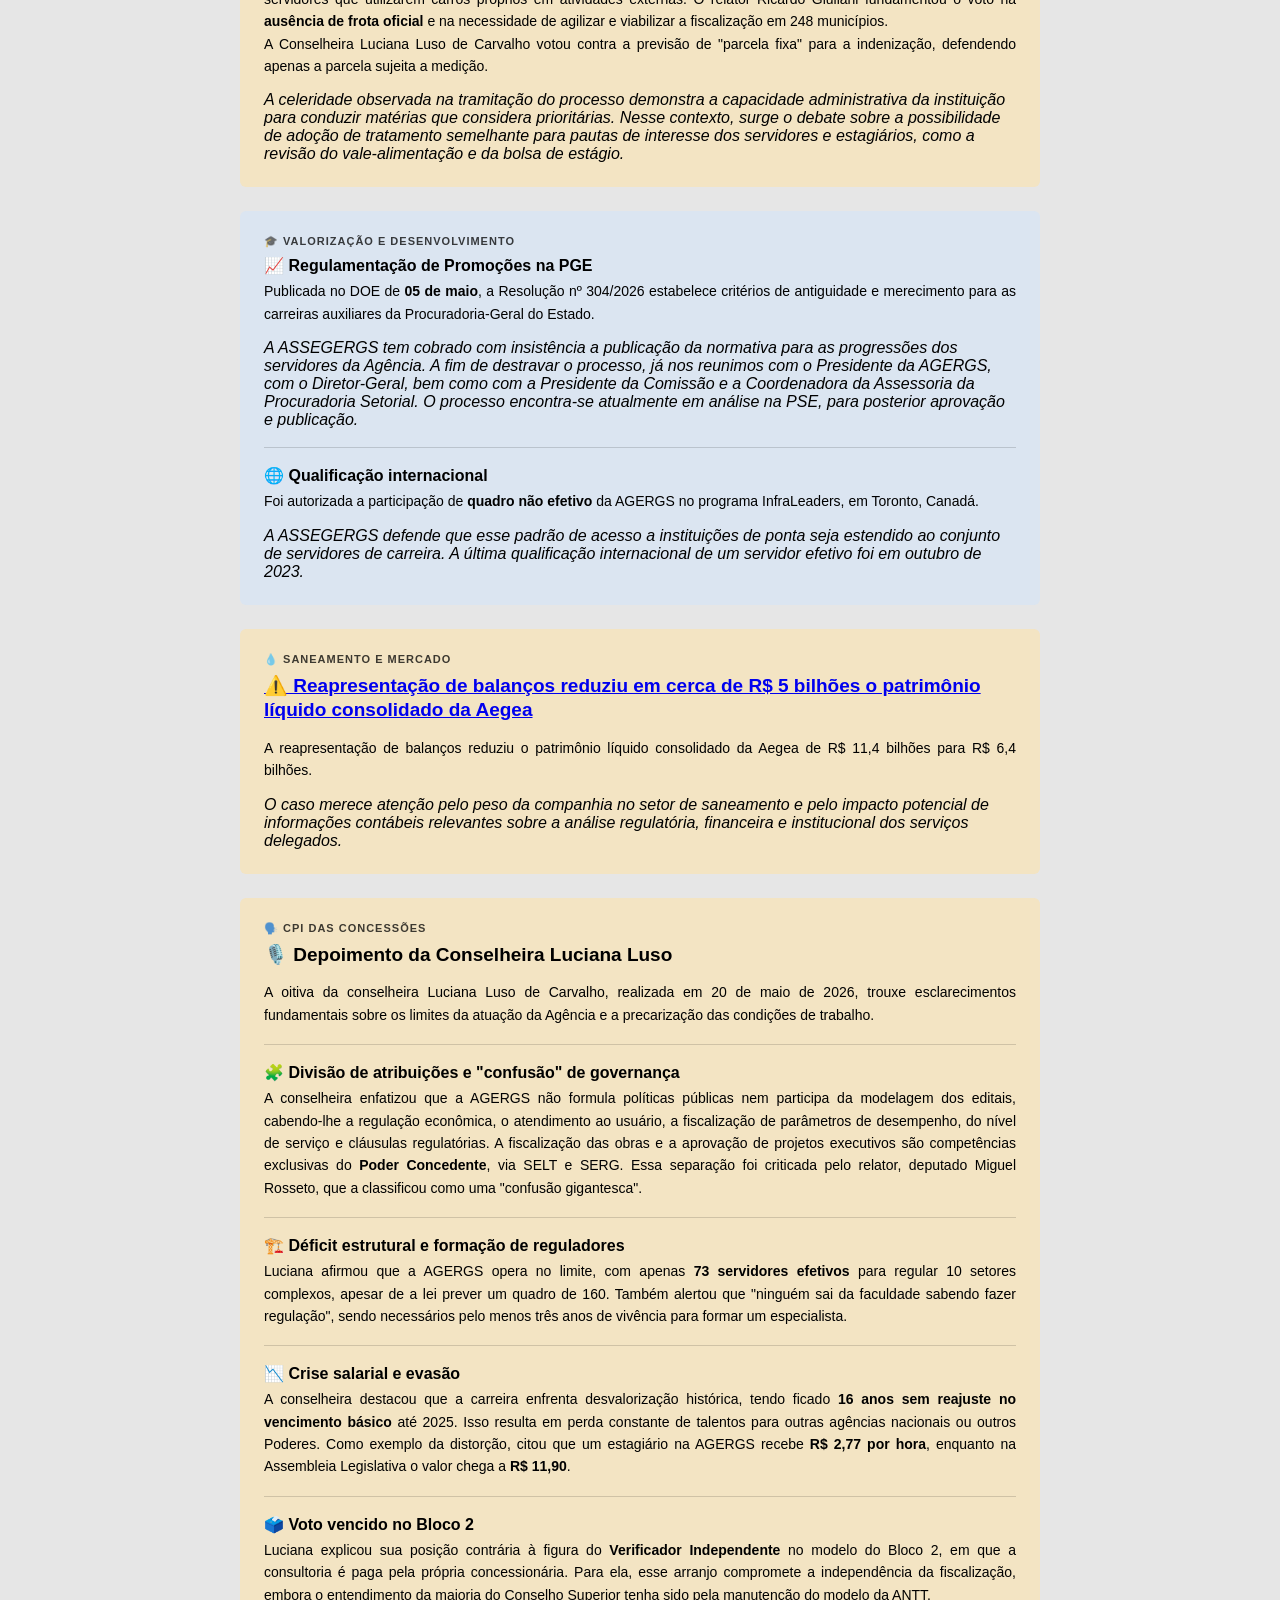
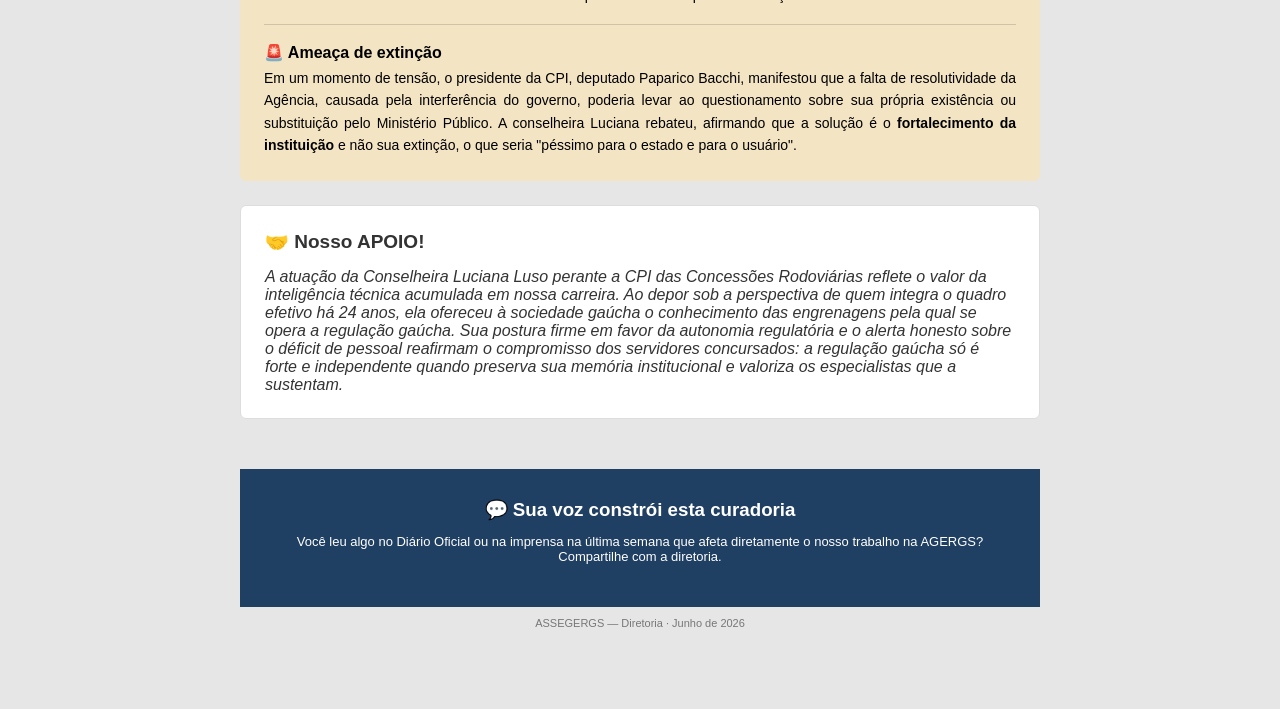
<file: Informativo_Assegergs_3.html>
<!DOCTYPE html>
<html lang="pt-br">
<head>
<meta charset="UTF-8">
<meta name="viewport" content="width=device-width, initial-scale=1.0">
<style>
body {
    margin: 0;
    background: #e6e6e6;
    font-family: "Segoe UI", Arial, sans-serif;
}

/* PÁGINA */
.page {
    max-width: 800px;
    margin: 40px auto;
    padding: 40px 50px;
}

@media (max-width: 768px) {
    
    .page {
        margin: 0;
        padding: 20px;
    }

    .header {
        padding: 20px;
    }

    .header .title {
        font-size: 16px;
    }

    .header .subtitle {
        font-size: 12px;
    }

    .frase-abertura {
        font-size: 14px;
        margin: 20px 10px;
    }

    .texto {
        font-size: 15px;
    }

    .eixo-titulo {
        font-size: 16px;
    }

    .highlight-item {
        flex-direction: column;
        align-items: flex-start;
    }

    .highlight-ref {
        margin-top: 5px;
    }

    .materia {
        padding: 20px;
    }

    .materia-titulo {
        font-size: 17px;
    }
}

/* HEADER */
.header {
    background: #1f3f63;
    color: white;
    text-align: center;
    padding: 25px;
    border-top: 6px solid #d97904;
    margin-bottom: 30px;
}

.header .small {
    font-size: 11px;
    opacity: 0.7;
    letter-spacing: 1px;
}

.header .title {
    font-size: 20px;
    font-weight: bold;
    margin: 5px 0;
}

.header .subtitle {
    font-size: 13px;
}

/* INTRO */
.intro {
    font-size: 14px;
    line-height: 1.6;
    margin-bottom: 30px;
}

/* EIXOS */
.eixo {
    margin-top: 30px;
}

.eixo-numero {
    font-size: 11px;
    color: #1f3f63;
    font-weight: bold;
}

.eixo-titulo {
    font-size: 18px;
    font-weight: bold;
    margin: 5px 0;
}

.linha {
    height: 3px;
    background: #d97904;
    margin-bottom: 15px;
}

/* CARDS */
.card {
    padding: 20px;
    border-radius: 6px;
    margin: 20px 0;
}

.materia {
    padding: 24px;
    border-radius: 6px;
    margin: 24px 0;
}

.materia-verde {
    background: #00923F;
    color: white;
}

.materia-verde a {
    color: white;
}

.materia-chapeu {
    font-size: 11px;
    font-weight: bold;
    letter-spacing: 1px;
    margin-bottom: 8px;
    opacity: 0.75;
    text-transform: uppercase;
}

.materia-titulo {
    font-size: 19px;
    font-weight: bold;
    line-height: 1.3;
    margin-bottom: 14px;
}

.materia-resumo {
    font-size: 14px;
    line-height: 1.6;
    margin-bottom: 18px;
}

.materia-divisor {
    border-top: 1px solid rgba(0, 0, 0, 0.15);
    margin: 18px 0;
}

.materia-verde .materia-divisor {
    border-top-color: rgba(255, 255, 255, 0.35);
}

.nota-editorial {
    margin-top: 14px;
    font-style: italic;
    font-weight: normal;
}

.materia-lista {
    font-size: 14px;
    line-height: 1.6;
    margin: 8px 0 16px 18px;
    padding: 0;
}

.materia-lista li {
    margin: 4px 0;
}

.edicao-anterior {
    display: none;
}

.amarelo {
    background: #f3e4c3;
}

.azul {
    background: #dbe5f1;
}

.branco {
    background: #ffffff;
    color: #333;
    border: 1px solid #ddd;
}

.protocolo {
    font-size: 12px;
    color: #555;
}

.orgao {
    font-weight: bold;
    margin: 5px 0;
}

.texto {
    font-size: 14px;
    line-height: 1.6;
    text-align: justify;
    text-justify: inter-word;
    hyphens: auto;
}

.quote {
    margin-top: 10px;
    font-style: italic;
    font-weight: bold;
}

/* FOOTER BOX */
.footer-box {
    background: #1f3f63;
    color: white;
    text-align: center;
    padding: 30px;
    margin-top: 50px;
}

.footer-box h3 {
    margin: 0 0 10px 0;
}

.footer-box p {
    font-size: 13px;
}

/* RODAPÉ */
.footer {
    text-align: center;
    font-size: 11px;
    color: #777;
    margin-top: 10px;
}

.eixo-agergs {
    margin-top: 40px;
}

.eixo-agergs-box {
    background: #00923F;
    color: white;
    padding: 30px;
    border-radius: 6px;
    text-align: justify;
}

.eixo-agergs-titulo {
    font-size: 18px;
    font-weight: bold;
    margin-bottom: 5px;
}

.eixo-agergs-sub {
    font-size: 12px;
    opacity: 0.8;
    margin-bottom: 20px;
}

/* highlights */
.highlight-item {
    display: flex;
    justify-content: space-between;
    gap: 10px;
    margin: 10px 0;
    font-size: 14px;
    line-height: 1.5;
}

.highlight-main {
    flex: 1;
    text-align: justify;
}

.highlight-ref {
    white-space: nowrap;
    opacity: 0.9;
}

.highlight-item b {
    font-weight: bold;
}

.highlight-item span {
    opacity: 0.9;
}
.frase-abertura {
    text-align: center;
    font-style: italic;
    font-size: 16px;
    color: #333;
    line-height: 1.6;
    max-width: 600px;
    margin: 25px auto 30px auto;
}

.frase-abertura span {
    display: block;
    margin-top: 8px;
    font-size: 13px;
    font-style: normal;
    opacity: 0.8;
}

.curiosidade {
    background: #eef5f0;
    border-left: 5px solid #00923F;
    padding: 20px;
    border-radius: 6px;
    margin: 30px 0;
}

.curiosidade-titulo {
    font-weight: bold;
    font-size: 16px;
    margin-bottom: 10px;
}

.curiosidade-sub {
    font-weight: bold;
    margin-bottom: 10px;
}

.curiosidade-texto {
    font-size: 14px;
    line-height: 1.6;
    text-align: justify;
}

.curiosidade-licao {
    margin-top: 15px;
    font-style: italic;
    font-weight: bold;
}
</style>

</head>

<body>

<div class="page">

<div class="header">
    <div class="small">ASSEGERGS</div>
    <div class="title">📰 INFORMATIVO ESTRATÉGICO Nº 03</div>
    <div class="subtitle">Diário Oficial do Estado · Junho de 2026</div>
</div>
<div class="frase-abertura">
    “O conhecimento é, em si mesmo, poder.”
    <span>— Francis Bacon</span>
</div>


<div class="materia materia-verde">
    <div class="materia-chapeu">🏛️ AGERGS</div>
    

    <div class="orgao">🔄 Mudança na Diretoria de Transportes e Mobilidade</div>
    <div class="texto">
        O Governador formalizou a dispensa de <b>Airton Roberto Rehbein</b> e a designação da advogada
        <b>Márcia Marson Fonseca</b> para o cargo de Diretora da DTM.
    </div>
    <div class="nota-editorial">
        O Contador Airton estava como cedido no cargo, foi servidor da AGERGS e possuía longa história
        no setor de transportes em razão da sua atuação no TCE-RS.
    </div>

    <div class="materia-divisor"></div>

    <div class="orgao">🧭 Grupo de Trabalho sobre Sanções</div>
    <div class="texto">
        A Portaria AGERGS nº 45/2026 designa 3 servidores de carreira para disciplinar a aplicação de
        <b>multas às concessionárias de rodovias</b>. 

    </div>
            <div class="nota-editorial">
        Este ato pode ser uma resposta técnica direta às críticas
        da CPI sobre a resolutividade da Agência frente às empresas privadas.
        </div>

    <div class="materia-divisor"></div>

    <div class="orgao">🌟 Aposentadoria de Nilton Telichevesky</div>
    <div class="texto">
        Foi publicada em 29 de maio a aposentadoria do Especialista em Regulação Nilton Telichevesky.
    </div>
    <div class="nota-editorial">
        Este ato encerra formalmente o ciclo de um servidor que contribuiu muito com o serviço público desde
        o primeiro concurso da AGERGS. Seu legado técnico, com implantação do software QLIK Sense,
        ampliação do SIA/SINTRA e modernização de TIC, já foi objeto de nota de reconhecimento pela associação.
    </div>
</div>

<div class="materia azul">
    <div class="materia-chapeu">👥 Outras Carreiras</div>

    <div class="orgao">🛡️ Fundação Proteção atualiza política contra assédio moral</div>
    <div class="texto">
        A Fundação de Proteção Especial do Rio Grande do Sul (FUNDAÇÃO PROTEÇÃO) publicou, na edição do
        Diário Oficial de 06 de maio de 2026, a Resolução nº 01/2026, que atualiza a Política de Prevenção
        e Combate ao Assédio Moral e Constrangimento Moral no ambiente de trabalho. A normativa, que se
        aplica a servidores efetivos, detentores de cargos em comissão e estagiários, visa consolidar um
        ambiente de trabalho saudável e <u>livre de práticas abusivas</u>. Dentre as condutas reprováveis listadas,
        o documento ressalta o assédio moral, definindo-o como "toda e qualquer conduta abusiva (gestos,
        palavras, comportamentos, atitudes) que, de forma repetitiva e prolongada, de forma <u>virtual ou
        presencial</u>, atente contra a dignidade ou integridade física ou psíquica de uma pessoa, atente contra
        a liberdade, ameaçando seu emprego ou degradando o ambiente de trabalho".
    </div>

    <div class="materia-divisor"></div>

    <div class="materia-titulo">⚖️ PGE nomeia novos servidores</div>

    <div class="texto">
        No dia 08 de maio, o Governador publicou uma série de nomeações para cargos efetivos do Quadro
        de Pessoal dos Serviços Auxiliares da Procuradoria-Geral do Estado (PGE), em estágio probatório
        (Grau A, Nível I).
    </div>

    <ul class="materia-lista">
        <li>7 Técnicos Administrativos</li>
        <li>4 Analistas Contadores</li>
    </ul>

    <div class="nota-editorial">
        Estas nomeações para a PGE demonstram que outros órgãos técnicos conseguem repor seus quadros,
        enquanto isso a AGERGS já encaminhou lista dos próximos nomeados e até o momento não ocorreu a publicação.
        A última nomeação da AGERGS foi em 13 de fevereiro. É recorrente o assunto na CPI das concessões de rodovias,
        em que questionam a capacidade laboral da Agência visto que está com quadro reduzido, mesmo com a ampliação
        das vagas pela nova Lei de dez/24. Esse é um dos maiores desafios da fiscalização dos 248 municípios em que
        o saneamento é regulado pela Agência. Entre ingressos e exonerações, o número de servidores efetivos está
        estagnado em aproximadamente 73 desde o ano de 2023.
    </div>
</div>



<div class="materia amarelo">
    <div class="materia-chapeu">🚗 Fiscalização</div>
    <div class="materia-titulo">⏱️ Conselho Superior regulamenta indenização para uso de veículo particular</div>

    <div class="texto">
        Na Sessão Ordinária nº 14/2026, o Conselho Superior aprovou o sistema de indenização por quilometragem
        para servidores que utilizarem carros próprios em atividades externas. O relator Ricardo Giuliani
        fundamentou o voto na <b>ausência de frota oficial</b> e na necessidade de agilizar e viabilizar
        a fiscalização em 248 municípios.
    </div>

    <div class="texto">
        A Conselheira Luciana Luso de Carvalho votou contra a previsão de "parcela fixa" para a indenização, 
        defendendo apenas a parcela sujeita a medição.
    </div>

    <div class="nota-editorial">
        A celeridade observada na tramitação do processo demonstra a capacidade administrativa da instituição para conduzir matérias 
        que considera prioritárias. Nesse contexto, surge o debate sobre a possibilidade de adoção de tratamento semelhante 
        para pautas de interesse dos servidores e estagiários, como a revisão do vale-alimentação e da bolsa de estágio.
    </div>
</div>

<div class="materia azul">
    <div class="materia-chapeu">🎓 Valorização e desenvolvimento</div>
    

    <div class="orgao">📈 Regulamentação de Promoções na PGE</div>
    <div class="texto">
        Publicada no DOE de <b>05 de maio</b>, a Resolução nº 304/2026 estabelece critérios de antiguidade
        e merecimento para as carreiras auxiliares da Procuradoria-Geral do Estado.
    </div>
    <div class="nota-editorial">
        A ASSEGERGS tem cobrado com insistência a publicação da normativa 
        para as progressões dos servidores da Agência. A fim de destravar o processo, já nos reunimos com o Presidente da AGERGS, com o Diretor-Geral, 
        bem como com a Presidente da Comissão e a Coordenadora da Assessoria da Procuradoria Setorial. O processo encontra-se atualmente em análise na PSE, 
        para posterior aprovação e publicação. 
    </div>

    <div class="materia-divisor"></div>

    <div class="orgao">🌐 Qualificação internacional</div>
    <div class="texto">
        Foi autorizada a participação de <b>quadro não efetivo</b> da AGERGS no programa InfraLeaders,
        em Toronto, Canadá.
    </div>
    <div class="nota-editorial">
        A ASSEGERGS defende que esse padrão de acesso a instituições de ponta seja estendido ao conjunto de servidores de carreira. 
        A última qualificação internacional de um servidor efetivo foi em outubro de 2023.
    </div>
</div>

<div class="materia amarelo">
    <div class="materia-chapeu">💧 Saneamento e mercado</div>
    <div class="materia-titulo">
        <a href="https://timesbrasil.com.br/empresas-e-negocios/rombo-contabil-5-bilhoes-aegea-afeta-itausa-adia-planos-ipo/" target="_blank">
            ⚠️ Reapresentação de balanços reduziu em cerca de R$ 5 bilhões o patrimônio líquido consolidado da Aegea
        </a>
    </div>

    <div class="texto">
        A reapresentação de balanços reduziu o patrimônio líquido consolidado da Aegea de R$ 11,4 bilhões
        para R$ 6,4 bilhões.
    </div>

    <div class="nota-editorial">
        O caso merece atenção pelo peso da companhia no setor de saneamento e pelo
        impacto potencial de informações contábeis relevantes sobre a análise regulatória, financeira e
        institucional dos serviços delegados.
    </div>
</div>

<div class="materia amarelo">
    <div class="materia-chapeu">🗣️ CPI das concessões</div>
    <div class="materia-titulo">🎙️ Depoimento da Conselheira Luciana Luso</div>

    <div class="texto">
        A oitiva da conselheira Luciana Luso de Carvalho, realizada em 20 de maio de 2026, trouxe
        esclarecimentos fundamentais sobre os limites da atuação da Agência e a precarização das condições de trabalho.
    </div>

    <div class="materia-divisor"></div>

    <div class="orgao">🧩 Divisão de atribuições e "confusão" de governança</div>
    <div class="texto">
        A conselheira enfatizou que a AGERGS não formula políticas públicas nem participa da modelagem dos editais,
        cabendo-lhe a regulação econômica, o atendimento ao usuário, a fiscalização de parâmetros de desempenho, 
        do nível de serviço e cláusulas regulatórias.
        A fiscalização das obras e a aprovação de projetos executivos são competências exclusivas do
        <b>Poder Concedente</b>, via SELT e SERG. Essa separação foi criticada pelo relator, deputado Miguel Rosseto,
        que a classificou como uma "confusão gigantesca".
    </div>

    <div class="materia-divisor"></div>

    <div class="orgao">🏗️ Déficit estrutural e formação de reguladores</div>
    <div class="texto">
        Luciana afirmou que a AGERGS opera no limite, com apenas <b>73 servidores efetivos</b> para regular
        10 setores complexos, apesar de a lei prever um quadro de 160. Também alertou que "ninguém sai da faculdade
        sabendo fazer regulação", sendo necessários pelo menos três anos de vivência para formar um especialista.
    </div>

    <div class="materia-divisor"></div>

    <div class="orgao">📉 Crise salarial e evasão</div>
    <div class="texto">
        A conselheira destacou que a carreira enfrenta desvalorização histórica, tendo ficado
        <b>16 anos sem reajuste no vencimento básico</b> até 2025. Isso resulta em perda constante de talentos
        para outras agências nacionais ou outros Poderes. Como exemplo da distorção, citou que um estagiário
        na AGERGS recebe <b>R$ 2,77 por hora</b>, enquanto na Assembleia Legislativa o valor chega a <b>R$ 11,90</b>.
    </div>

    <div class="materia-divisor"></div>

    <div class="orgao">🗳️ Voto vencido no Bloco 2</div>
    <div class="texto">
        Luciana explicou sua posição contrária à figura do <b>Verificador Independente</b> no modelo do Bloco 2,
        em que a consultoria é paga pela própria concessionária. Para ela, esse arranjo compromete a independência
        da fiscalização, embora o entendimento da maioria do Conselho Superior tenha sido pela manutenção do modelo
        da ANTT.
    </div>

    <div class="materia-divisor"></div>

    <div class="orgao">🚨 Ameaça de extinção</div>
    <div class="texto">
        Em um momento de tensão, o presidente da CPI, deputado Paparico Bacchi, manifestou que a falta de resolutividade
        da Agência, causada pela interferência do governo, poderia levar ao questionamento sobre sua própria existência
        ou substituição pelo Ministério Público. A conselheira Luciana rebateu, afirmando que a solução é o
        <b>fortalecimento da instituição</b> e não sua extinção, o que seria "péssimo para o estado e para o usuário".
    </div>
</div>

<div class="materia branco">
    <div class="materia-titulo">🤝 Nosso APOIO!</div>
    <div class="nota-editorial">
        A atuação da Conselheira Luciana Luso perante a CPI das Concessões Rodoviárias reflete o valor da inteligência técnica 
        acumulada em nossa carreira. Ao depor sob a perspectiva de quem integra o quadro efetivo há 24 anos, ela ofereceu 
        à sociedade gaúcha o conhecimento das engrenagens pela qual se opera a regulação gaúcha.
        Sua postura firme em favor da autonomia regulatória e o alerta honesto sobre o déficit de pessoal reafirmam o compromisso 
        dos servidores concursados: a regulação gaúcha só é forte e independente quando preserva sua memória institucional e valoriza 
        os especialistas que a sustentam.
    </div>

</div>

<!-- FOOTER -->
<div class="footer-box">
    <h3>💬 Sua voz constrói esta curadoria</h3>
    <p>
        Você leu algo no Diário Oficial ou na imprensa na última semana que afeta diretamente 
        o nosso trabalho na AGERGS?
        Compartilhe com a diretoria.
    </p>
</div>

<div class="footer">
    ASSEGERGS — Diretoria · Junho de 2026
</div>

</div>

</body>
</html>
</file>
<file: style.css>
:root {
  --azul-primario: #184486;
  --cinza-card: #eef2f7;
  --texto: #334155;
}

* {
  margin: 0;
  padding: 0;
  box-sizing: border-box;
}

body {
  font-family: 'Inter', sans-serif;
  color: var(--texto);
  background: #ffffff;
  line-height: 1.6;
}

.container {
  max-width: 1100px;
  margin: 0 auto;
  padding: 0 20px;
}

/* HEADER */
header {
  padding: 20px 0;
  border-bottom: 1px solid #edf2f7;
}

.header-content {
  display: flex;
  justify-content: space-between;
  align-items: center;
}

.logo-header {
  height: 55px;
}

nav a {
  margin: 0 12px;
  text-decoration: none;
  color: var(--azul-primario);
  font-weight: 600;
  font-size: 13px;
  text-transform: uppercase;
}

.nav-active {
  border-bottom: 2px solid var(--azul-primario);
  padding-bottom: 5px;
}

.header-social a {
  margin-left: 15px;
  color: #000;
  font-size: 20px;
}

/* PAGE */
.page {
  padding: 80px 0;
}

.page h1 {
  font-size: 42px;
  color: var(--azul-primario);
  margin-bottom: 30px;
}

.page h2 {
  font-size: 22px;
  color: var(--azul-primario);
  margin-top: 40px;
  margin-bottom: 15px;
}

.page p {
  margin-bottom: 20px;
  font-size: 16px;
  color: #475569;
}

/* LISTA */
.section-block {
  margin-top: 30px;
}

.section-block strong {
  display: block;
  margin-top: 15px;
  color: var(--azul-primario);
}

/* FOOTER */
footer {
  background: var(--azul-primario);
  color: white;
  padding: 20px 0;
  font-size: 13px;
  margin-top: 60px;
}

.footer-content {
  display: flex;
  justify-content: space-between;
  align-items: center;
}

.footer-social-icons a {
  color: white;
  margin-left: 10px;
  font-size: 18px;
}
</file>
